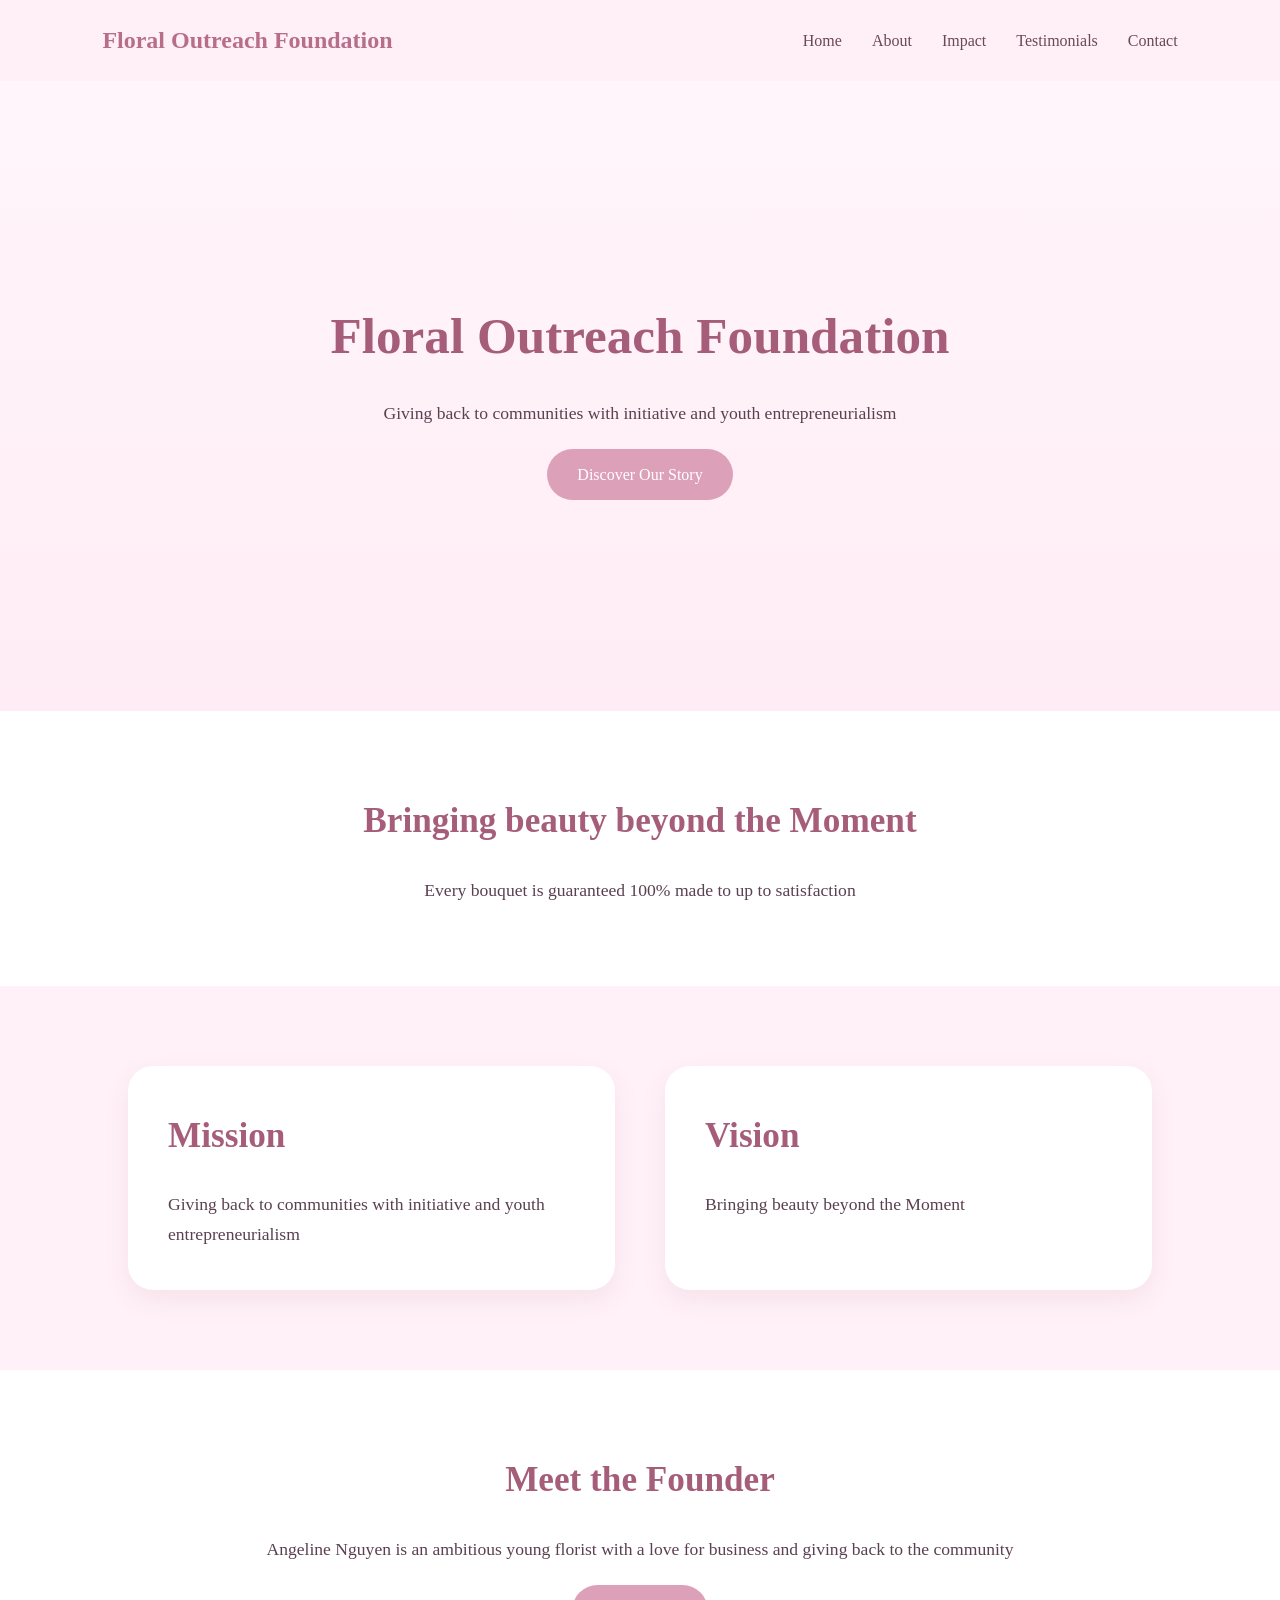
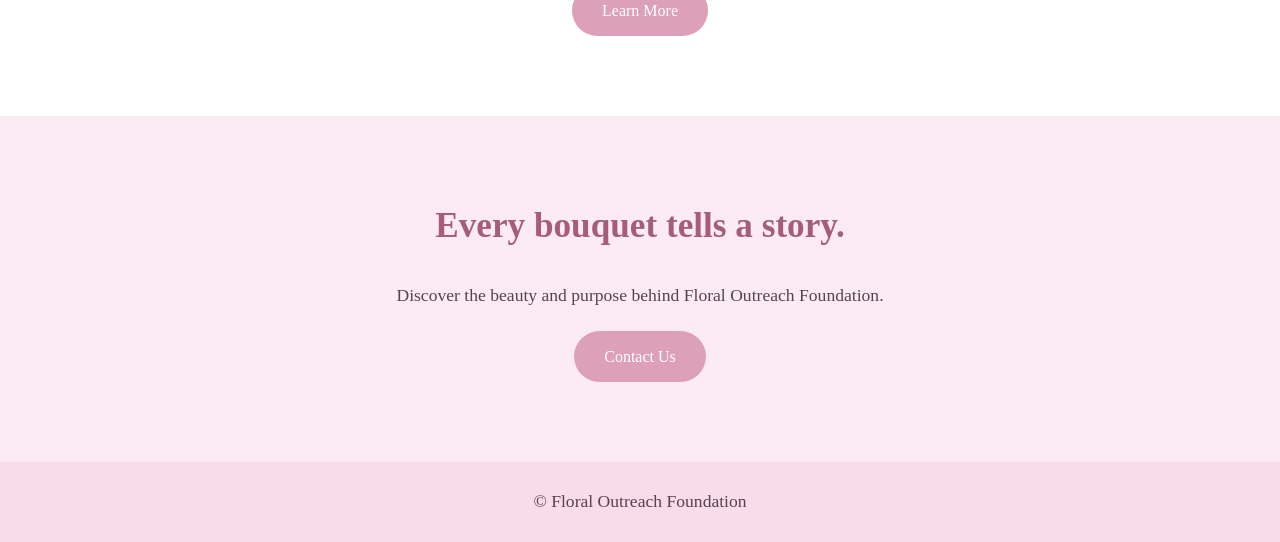
<file: index.html>
<!DOCTYPE html>
<html lang="en">

<head>
    <meta charset="UTF-8">
    <meta name="viewport" content="width=device-width, initial-scale=1.0">

    <title>Floral Outreach Foundation</title>

    <link rel="stylesheet" href="style.css">
</head>


<body>


<header>

    <nav>

        <div class="logo">
            Floral Outreach Foundation
        </div>


        <ul>
            <li><a href="index.html">Home</a></li>
            <li><a href="about.html">About</a></li>
            <li><a href="impact.html">Impact</a></li>
            <li><a href="testimonials.html">Testimonials</a></li>
            <li><a href="contact.html">Contact</a></li>
        </ul>

    </nav>

</header>






<section class="hero">

    <div class="hero-content">

        <h1>
            Floral Outreach Foundation
        </h1>


        <p>
            Giving back to communities with initiative and youth entrepreneurialism
        </p>


        <a href="about.html" class="button">
            Discover Our Story
        </a>


    </div>

</section>







<section class="intro">


    <h2>
        Bringing beauty beyond the Moment
    </h2>


    <p>
        Every bouquet is guaranteed 100% made to up to satisfaction
    </p>


</section>








<section class="purpose-section">


    <div class="purpose-container">



        <div class="purpose-item">


            <h2>
                Mission
            </h2>


            <p>
                Giving back to communities with initiative and youth entrepreneurialism
            </p>


        </div>





        <div class="purpose-item">


            <h2>
                Vision
            </h2>


            <p>
                Bringing beauty beyond the Moment
            </p>


        </div>



    </div>


</section>








<section class="home-founder">


    <h2>
        Meet the Founder
    </h2>


    <p>
        Angeline Nguyen is an ambitious young florist with a love for business and giving back to the community
    </p>


    <a href="about.html" class="button">
        Learn More
    </a>


</section>








<section class="cta">


    <h2>
        Every bouquet tells a story.
    </h2>


    <p>
        Discover the beauty and purpose behind Floral Outreach Foundation.
    </p>


    <a href="contact.html" class="button">
        Contact Us
    </a>


</section>








<footer>


    <p>
        © Floral Outreach Foundation
    </p>


</footer>



</body>

</html>
</file>
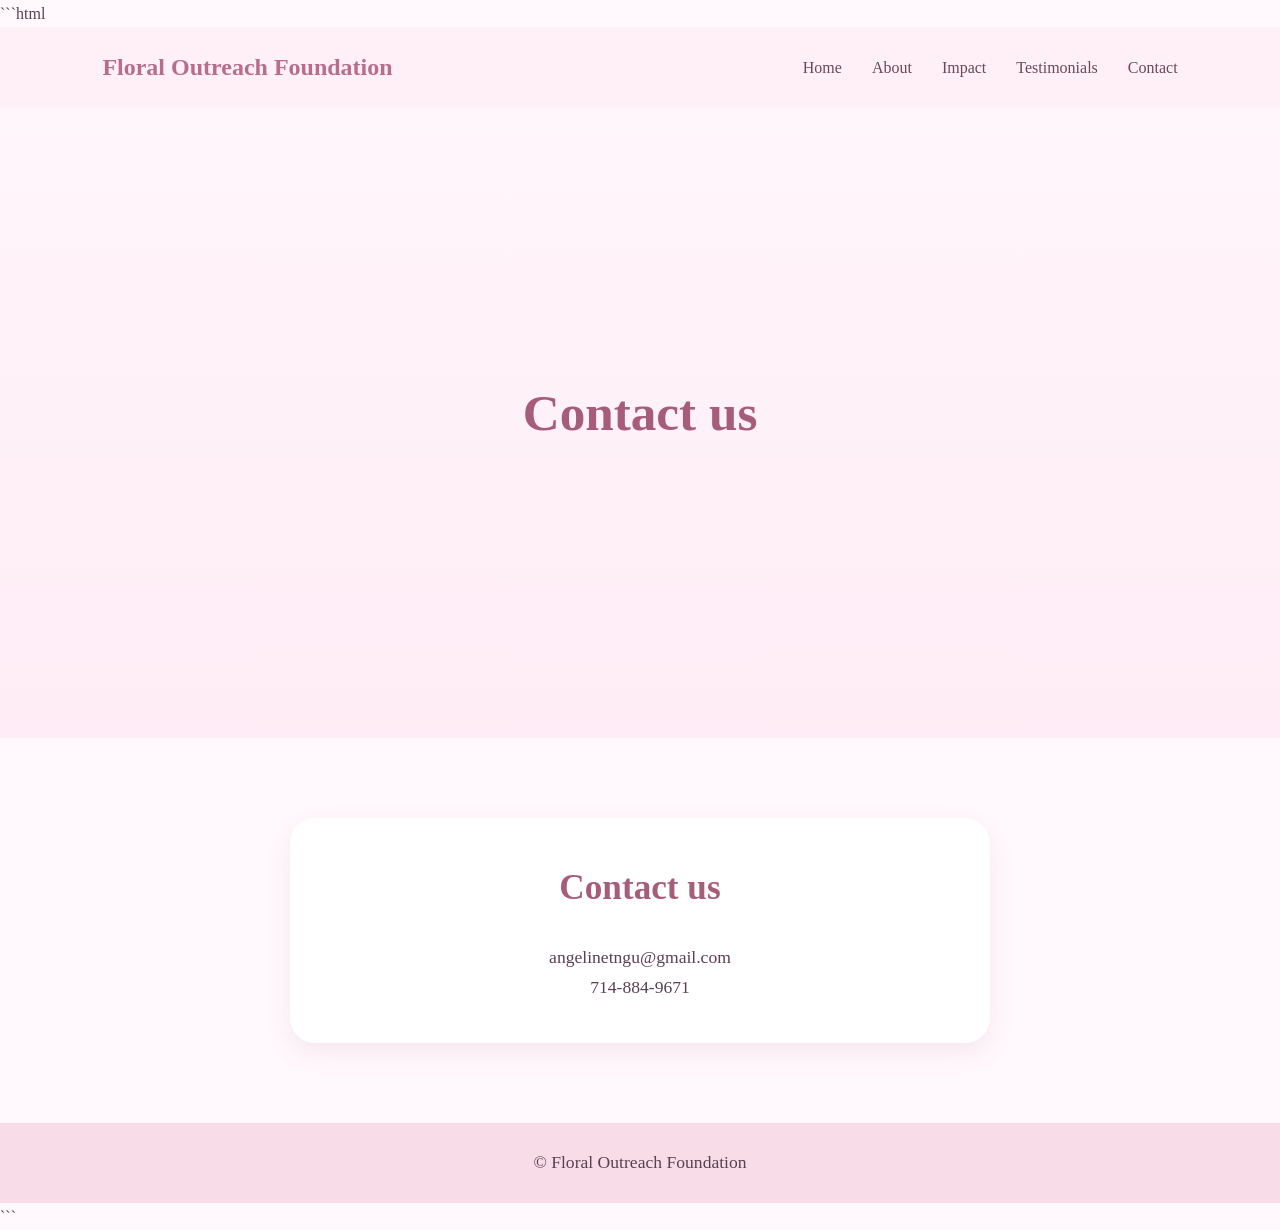
<file: contact.html>
```html
<!DOCTYPE html>
<html lang="en">

<head>
    <meta charset="UTF-8">
    <meta name="viewport" content="width=device-width, initial-scale=1.0">

    <title>Contact | Floral Outreach Foundation</title>

    <link rel="stylesheet" href="style.css">
</head>


<body>


<header>

    <nav>

        <div class="logo">
            Floral Outreach Foundation
        </div>


        <ul>
            <li><a href="index.html">Home</a></li>
            <li><a href="about.html">About</a></li>
            <li><a href="impact.html">Impact</a></li>
            <li><a href="testimonials.html">Testimonials</a></li>
            <li><a href="contact.html">Contact</a></li>
        </ul>

    </nav>

</header>





<section class="contact-hero">

    <div class="contact-hero-content">

        <h1>
            Contact us
        </h1>

    </div>

</section>







<section class="contact-section">


    <div class="contact-container">


        <h2>
            Contact us
        </h2>


        <p>
            angelinetngu@gmail.com
        </p>


        <p>
            714-884-9671
        </p>


    </div>


</section>







<footer>

    <p>
        © Floral Outreach Foundation
    </p>

</footer>



</body>

</html>
```
</file>
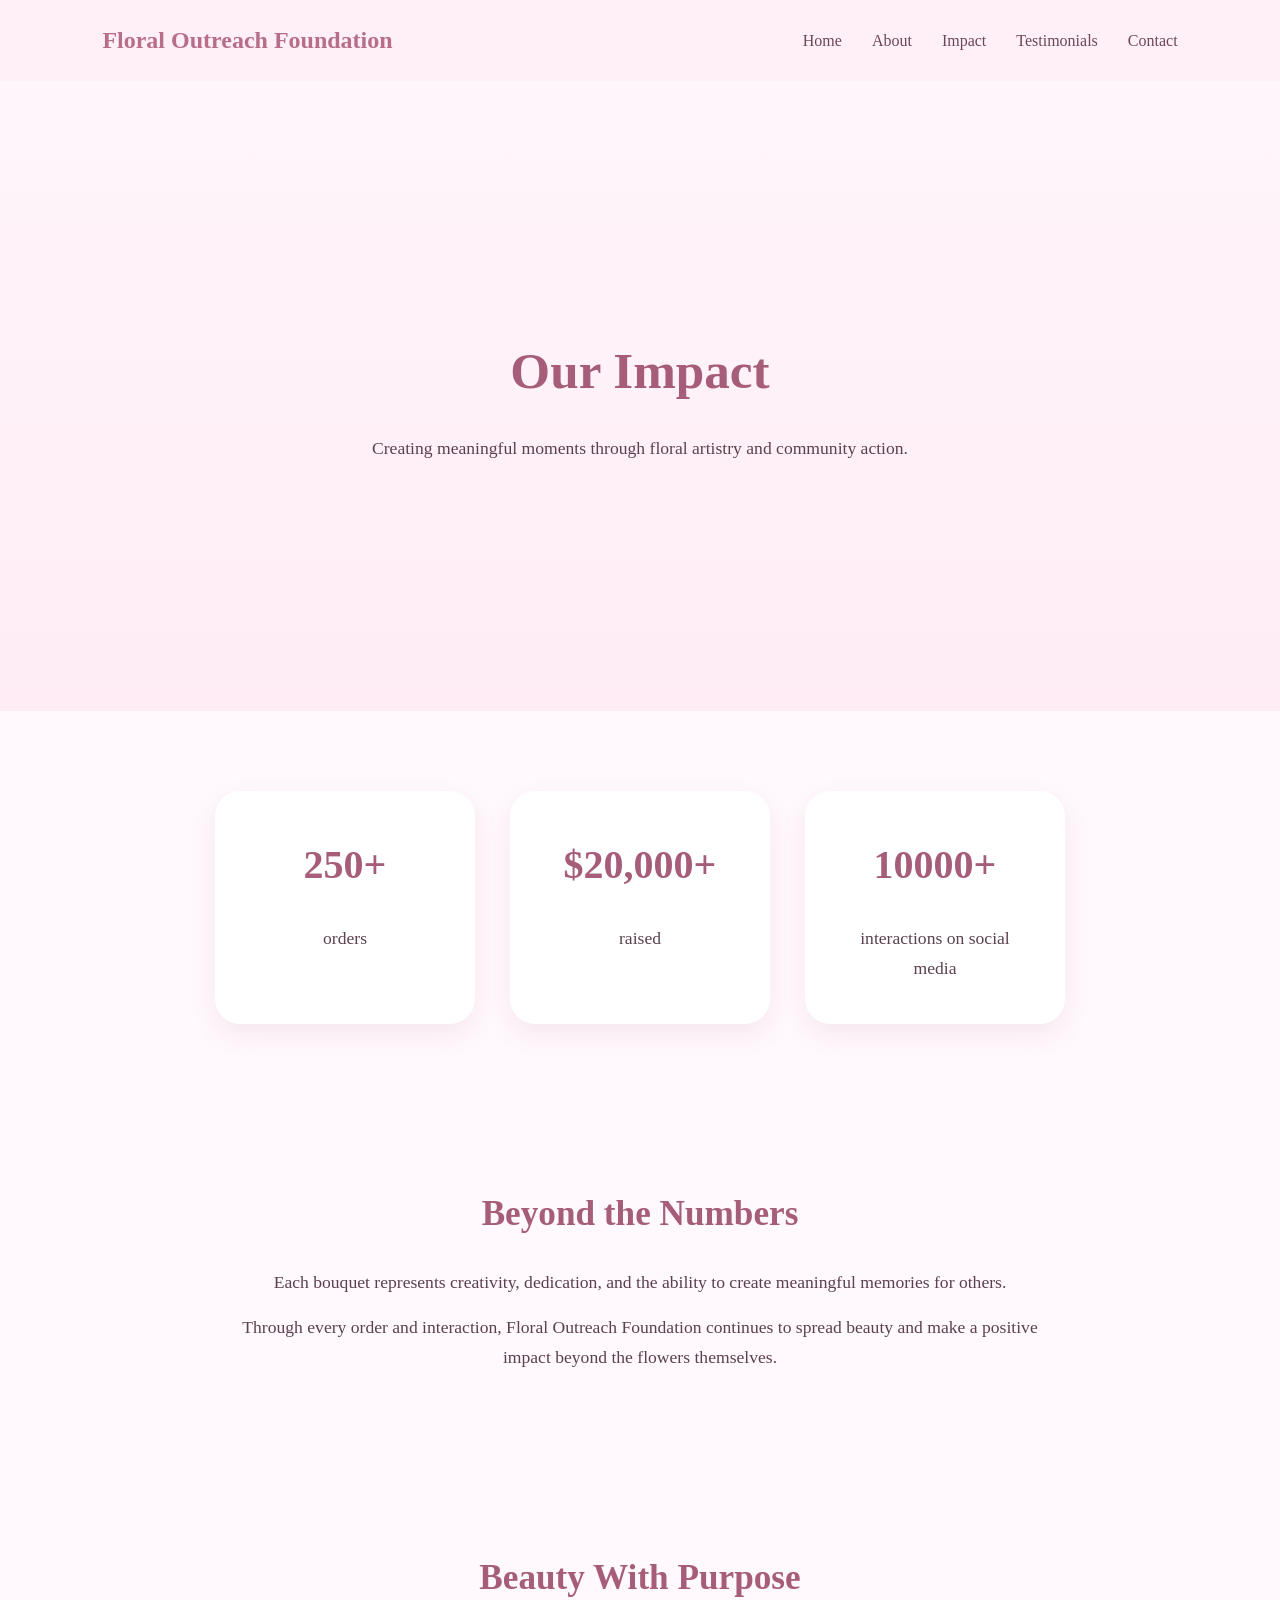
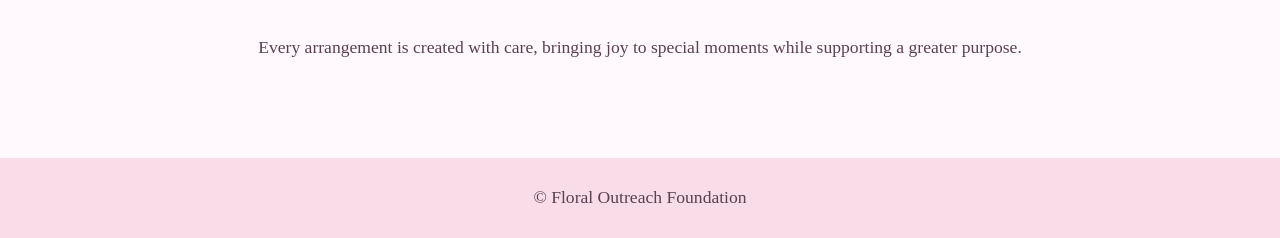
<file: impact.html>
<!DOCTYPE html>
<html lang="en">

<head>
    <meta charset="UTF-8">
    <meta name="viewport" content="width=device-width, initial-scale=1.0">

    <title>Impact | Floral Outreach Foundation</title>

    <link rel="stylesheet" href="style.css">
</head>


<body>


<header>

    <nav>

        <div class="logo">
            Floral Outreach Foundation
        </div>


        <ul>
            <li><a href="index.html">Home</a></li>
            <li><a href="about.html">About</a></li>
            <li><a href="impact.html">Impact</a></li>
            <li><a href="testimonials.html">Testimonials</a></li>
            <li><a href="contact.html">Contact</a></li>
        </ul>

    </nav>

</header>







<section class="impact-hero">

    <div class="impact-hero-content">

        <h1>
            Our Impact
        </h1>


        <p>
            Creating meaningful moments through floral artistry and community action.
        </p>


    </div>

</section>








<section class="impact-stats">


    <div class="impact-card">


        <h2>
            250+
        </h2>


        <p>
            orders
        </p>


    </div>





    <div class="impact-card">


        <h2>
            $20,000+
        </h2>


        <p>
            raised
        </p>


    </div>






    <div class="impact-card">


        <h2>
            10000+
        </h2>


        <p>
            interactions on social media
        </p>


    </div>



</section>








<section class="impact-story">


    <h2>
        Beyond the Numbers
    </h2>


    <p>
        Each bouquet represents creativity, dedication, and the ability to create meaningful memories for others.
    </p>


    <p>
        Through every order and interaction, Floral Outreach Foundation continues to spread beauty and make a positive impact beyond the flowers themselves.
    </p>



</section>








<section class="impact-highlight">


    <h2>
        Beauty With Purpose
    </h2>


    <p>
        Every arrangement is created with care, bringing joy to special moments while supporting a greater purpose.
    </p>


</section>







<footer>

    <p>
        © Floral Outreach Foundation
    </p>

</footer>



</body>

</html>
</file>
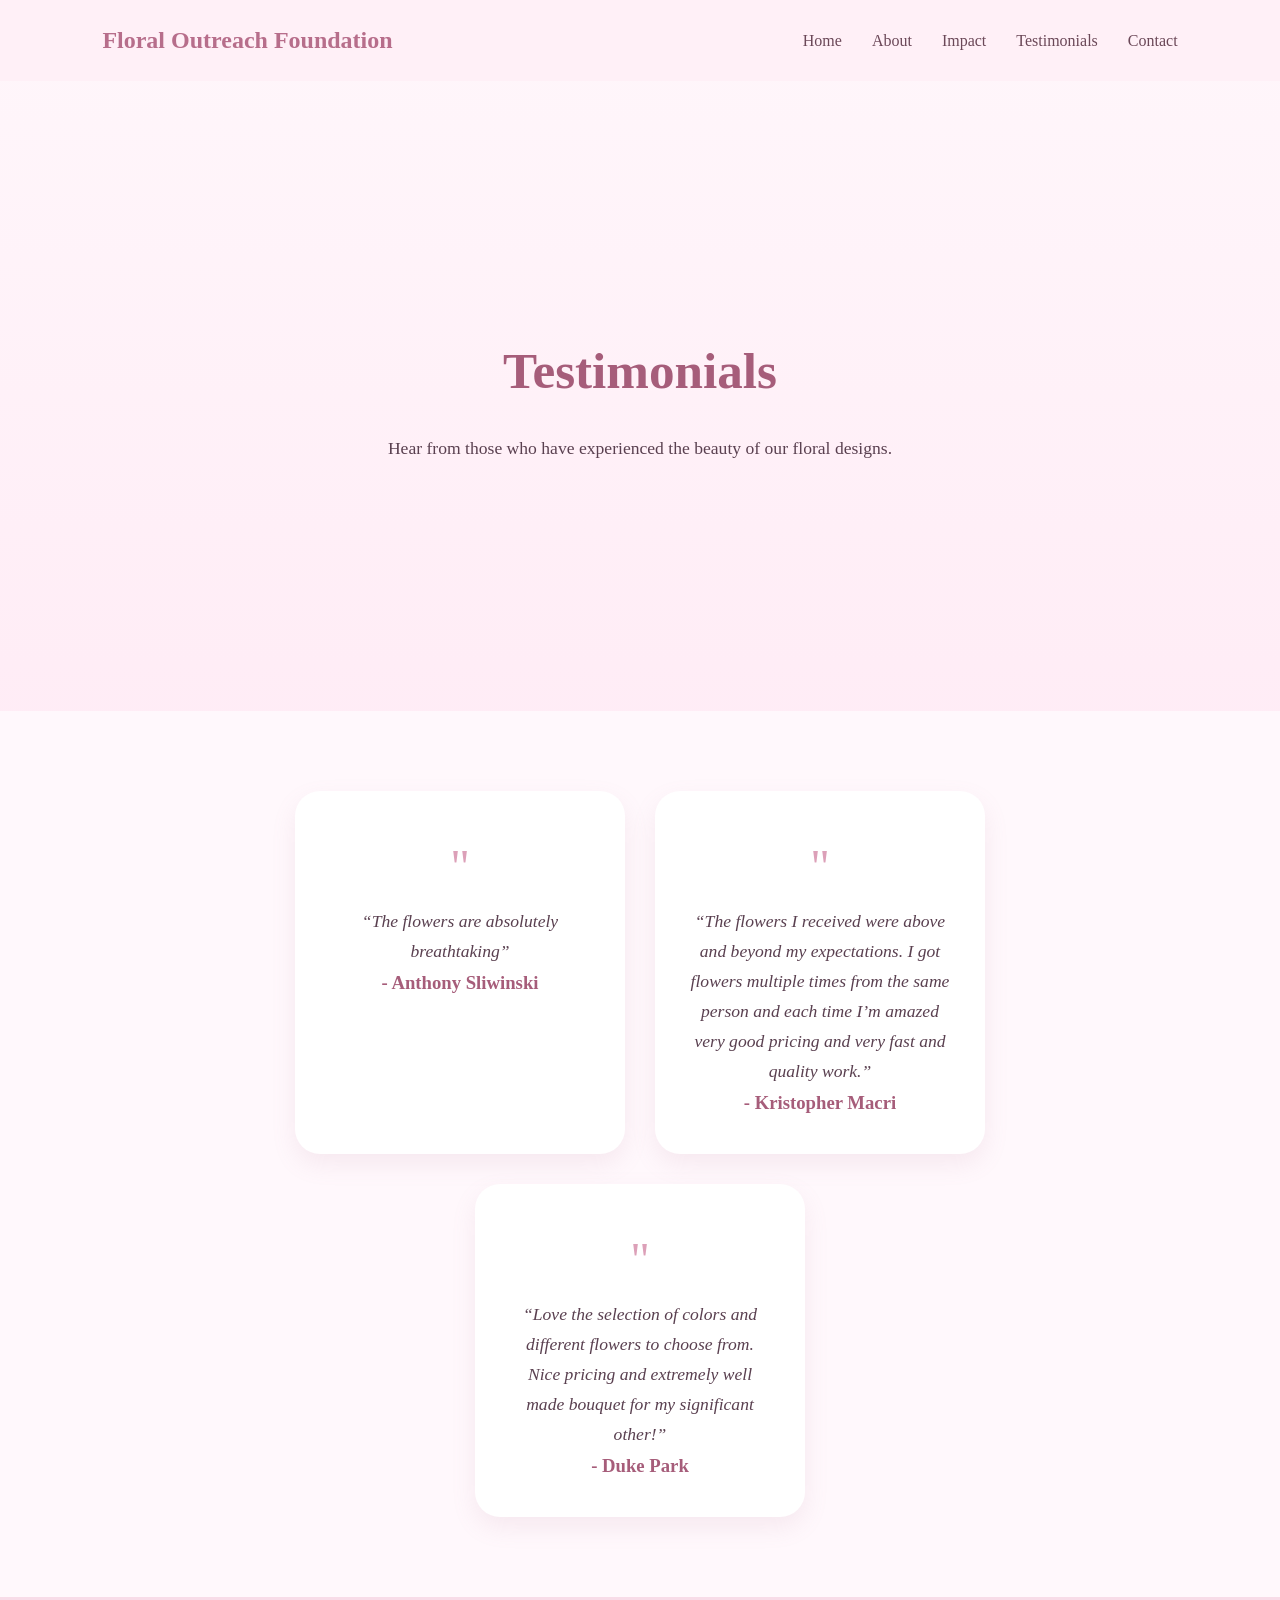
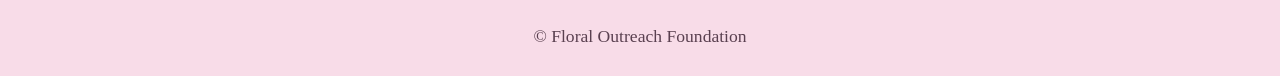
<file: testimonials.html>
<!DOCTYPE html>
<html lang="en">

<head>
    <meta charset="UTF-8">
    <meta name="viewport" content="width=device-width, initial-scale=1.0">

    <title>Testimonials | Floral Outreach Foundation</title>

    <link rel="stylesheet" href="style.css">
</head>


<body>


<header>

    <nav>

        <div class="logo">
            Floral Outreach Foundation
        </div>


        <ul>
            <li><a href="index.html">Home</a></li>
            <li><a href="about.html">About</a></li>
            <li><a href="impact.html">Impact</a></li>
            <li><a href="testimonials.html">Testimonials</a></li>
            <li><a href="contact.html">Contact</a></li>
        </ul>

    </nav>

</header>







<section class="testimonial-hero">


    <div class="testimonial-hero-content">

        <h1>
            Testimonials
        </h1>


        <p>
            Hear from those who have experienced the beauty of our floral designs.
        </p>


    </div>


</section>








<section class="testimonial-container">





    <div class="testimonial-card">


        <div class="quote">
            "
        </div>


        <p>
            “The flowers are absolutely breathtaking”
        </p>


        <h3>
            - Anthony Sliwinski
        </h3>


    </div>







    <div class="testimonial-card">


        <div class="quote">
            "
        </div>


        <p>
            “The flowers I received were above and beyond my expectations. I got flowers multiple times from the same person and each time I’m amazed very good pricing and very fast and quality work.”
        </p>


        <h3>
            - Kristopher Macri
        </h3>


    </div>








    <div class="testimonial-card">


        <div class="quote">
            "
        </div>


        <p>
            “Love the selection of colors and different flowers to choose from. Nice pricing and extremely well made bouquet for my significant other!”
        </p>


        <h3>
            - Duke Park
        </h3>


    </div>





</section>







<footer>

    <p>
        © Floral Outreach Foundation
    </p>

</footer>



</body>

</html>
</file>
<file: style.css>
/* =========================
   GLOBAL STYLES
========================= */

* {
    margin: 0;
    padding: 0;
    box-sizing: border-box;
}


body {

    font-family: "Georgia", serif;
    background: #fff8fc;
    color: #5a4050;
    line-height: 1.7;

}


section {

    padding: 80px 10%;

}


h1,
h2,
h3 {

    color: #a65d7a;

}


h2 {

    font-size: 2.2rem;
    margin-bottom: 25px;
    text-align: center;

}


p {

    font-size: 1.1rem;

}





/* =========================
   NAVIGATION
========================= */


header {

    background: rgba(255, 240, 247, 0.95);
    padding: 20px 8%;
    position: sticky;
    top: 0;
    z-index: 100;

}


nav {

    display: flex;
    justify-content: space-between;
    align-items: center;

}


.logo {

    font-size: 1.5rem;
    font-weight: bold;
    color: #b76e8b;

}


nav ul {

    display: flex;
    gap: 30px;
    list-style: none;

}


nav a {

    text-decoration: none;
    color: #6b4858;
    transition: 0.3s;

}


nav a:hover {

    color: #d48ba6;

}





/* =========================
   BUTTONS
========================= */


.button {

    display: inline-block;
    margin-top: 20px;

    padding: 12px 30px;

    background: #dca0b8;
    color: white;

    text-decoration: none;

    border-radius: 30px;

    transition: 0.3s;

}


.button:hover {

    background: #bd7895;
    transform: translateY(-3px);

}





/* =========================
   HERO SECTIONS
========================= */


.hero,
.about-hero,
.impact-hero,
.testimonial-hero,
.contact-hero {


    min-height: 70vh;

    display: flex;
    justify-content: center;
    align-items: center;

    text-align: center;

    background:

    linear-gradient(
        rgba(255,245,250,0.8),
        rgba(255,235,245,0.9)
    );

}



.hero h1,
.about-hero h1,
.impact-hero h1,
.testimonial-hero h1,
.contact-hero h1 {


    font-size: 3.2rem;
    margin-bottom: 20px;

}



.hero p,
.impact-hero p,
.testimonial-hero p {


    max-width: 700px;
    margin: auto;

}





/* =========================
   INTRO SECTION
========================= */


.intro {

    text-align: center;
    background: white;

}


.intro p {

    max-width: 800px;
    margin: auto;

}





/* =========================
   MISSION + VISION
========================= */


.purpose-section {

    background: #fff1f7;

}


.purpose-container {

    display: flex;

    gap: 50px;

    max-width: 1100px;

    margin: auto;

}



.purpose-item {


    flex: 1;

    background: white;

    padding: 40px;

    border-radius: 25px;

    box-shadow:
    0 10px 25px rgba(180,120,150,0.12);

    text-align: left;

}



.purpose-item h2 {

    text-align: left;

}





/* =========================
   ABOUT / FOUNDER
========================= */


.story-section,
.home-founder {

    background: white;

    text-align: center;

}



.story-section p,
.home-founder p {

    max-width: 850px;

    margin: auto;

}



.founder-section {

    display: flex;

    align-items: center;

    gap: 60px;

}



.founder-image img {

    width: 300px;

    height: 300px;

    object-fit: cover;

    border-radius: 50%;

}



.founder-content {

    flex: 1;

}


.founder-content p {

    text-align: left;

}





/* =========================
   IMPACT
========================= */


.impact-stats {


    display: flex;

    justify-content: center;

    gap: 35px;

    flex-wrap: wrap;

}



.impact-card {


    background: white;

    width: 260px;

    padding: 40px;

    border-radius: 25px;

    text-align: center;

    box-shadow:
    0 10px 25px rgba(180,120,150,0.12);

    transition: 0.3s;

}



.impact-card:hover {

    transform: translateY(-8px);

}



.impact-card h2 {

    font-size: 2.5rem;

}





.impact-story,
.impact-highlight {

    text-align: center;

}


.impact-story p,
.impact-highlight p {

    max-width: 800px;

    margin: 15px auto;

}





/* =========================
   TESTIMONIALS
========================= */


.testimonial-container {


    display: flex;

    justify-content: center;

    gap: 30px;

    flex-wrap: wrap;


}



.testimonial-card {


    background: white;

    width: 330px;

    padding: 35px;

    border-radius: 25px;


    text-align: center;


    box-shadow:

    0 10px 25px rgba(180,120,150,0.12);


    transition: 0.3s;


}



.testimonial-card:hover {

    transform: translateY(-8px);

}



.testimonial-card p {

    font-style: italic;

}



.quote {

    font-size: 3rem;

    color: #dca0b8;

}





/* =========================
   CONTACT
========================= */


.contact-section {

    text-align: center;

}



.contact-container {


    max-width: 700px;

    margin: auto;

    background: white;

    padding: 40px;

    border-radius: 25px;


    box-shadow:

    0 10px 25px rgba(180,120,150,0.12);


}





/* =========================
   CALL TO ACTION
========================= */


.cta {

    text-align: center;

    background: #fdebf3;

}





/* =========================
   FOOTER
========================= */


footer {

    background: #f8dce8;

    padding: 25px;

    text-align: center;

}





/* =========================
   IMAGES
========================= */


img {

    max-width: 100%;

    display: block;

}





/* =========================
   MOBILE
========================= */


@media(max-width: 800px){


    nav {

        flex-direction: column;

        gap: 20px;

    }


    nav ul {

        flex-direction: column;

        text-align: center;

    }


    .hero h1,
    .about-hero h1,
    .impact-hero h1,
    .testimonial-hero h1,
    .contact-hero h1 {

        font-size: 2.2rem;

    }



    .purpose-container {

        flex-direction: column;

    }



    .founder-section {

        flex-direction: column;

    }



    .founder-content p {

        text-align: center;

    }


}
</file>
